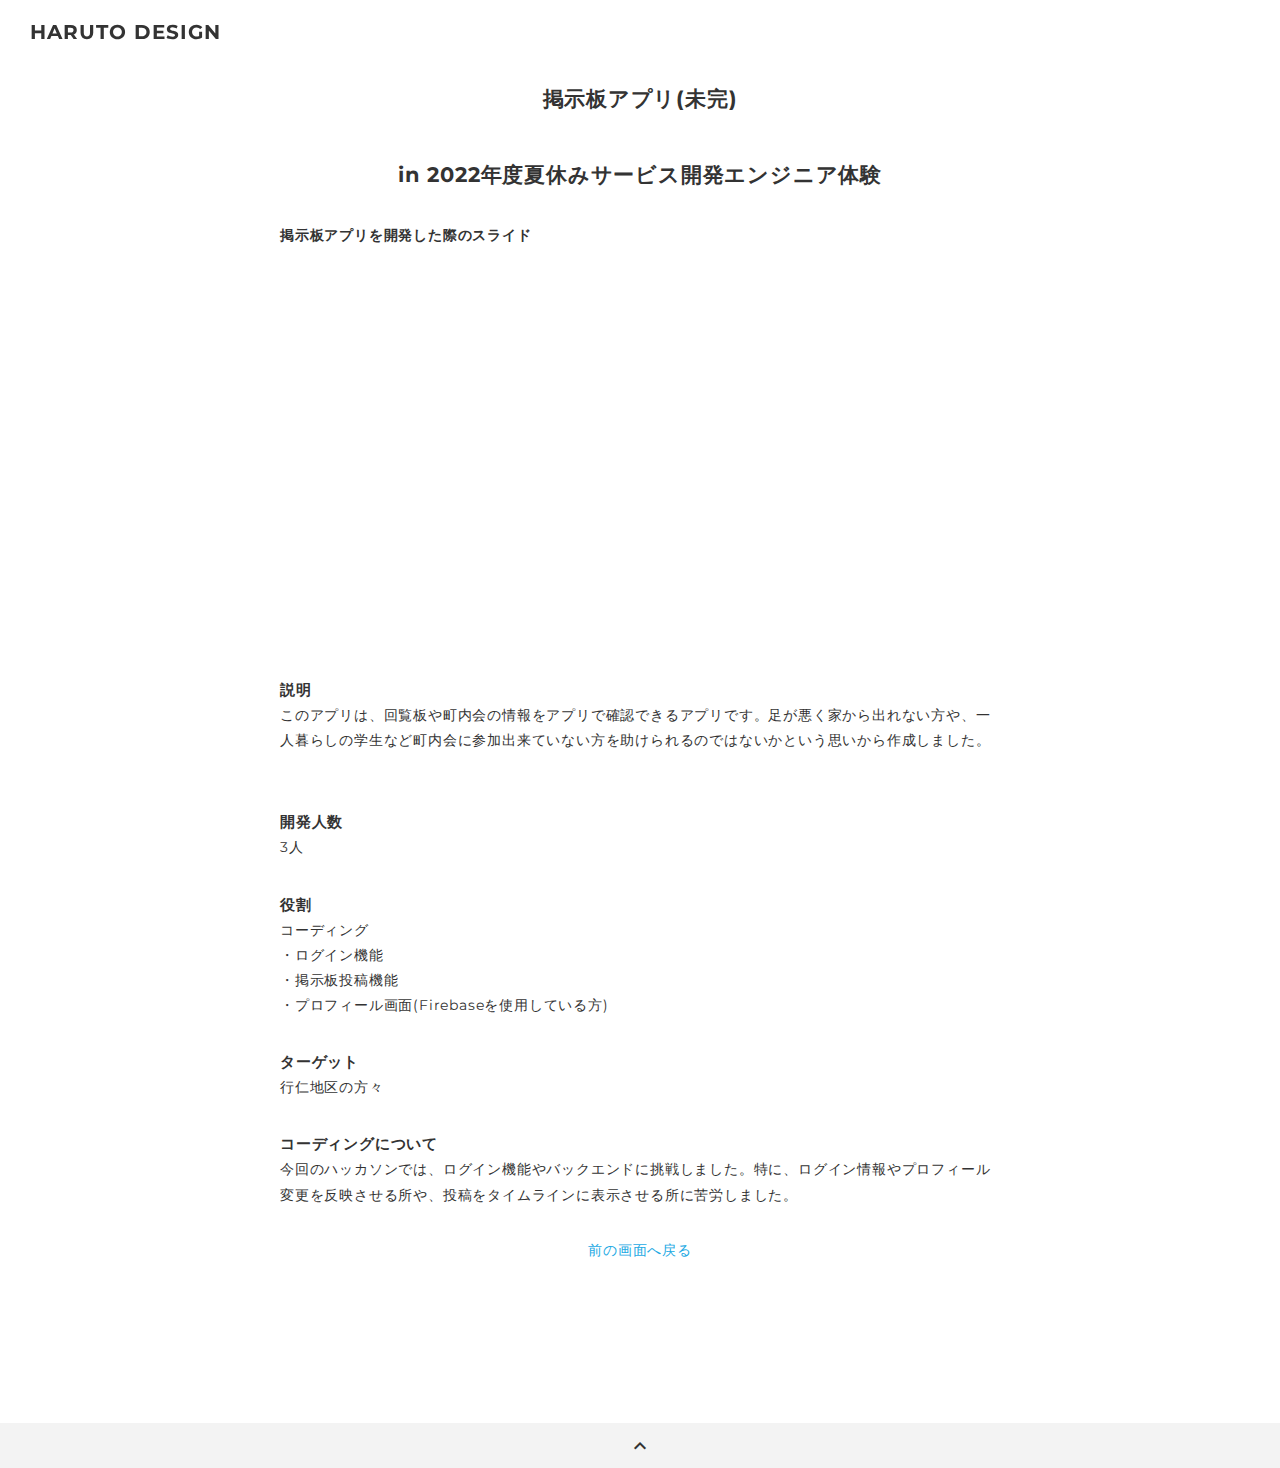
<file: haw.html>
<!DOCTYPE html>
<html>
<head>
  <meta charset="utf-8">
  <meta name="viewport" content="width=device-width,initial-scale=1.0,user-scalable=no">
  <meta property='og:type' content='website'>
  <meta property='og:title' content='mobile engineer HARUTO ポートフォリオ'>
  <meta property='og:url' content='URLが入る'>
  <meta property='og:description' content='HARUTOのポートフォリオサイトです。'>
  <meta property="og:image" content="img/ogp.png">
  <meta name="description" content="HARUTOのポートフォリオサイトです" />
  <title>HARUTO ポートフォリオ</title>
  <link rel="preconnect" href="https://fonts.gstatic.com">
  <link rel="preconnect" href="https://fonts.gstatic.com">
  <link href="https://fonts.googleapis.com/css2?family=Montserrat:wght@400;700&display=swap" rel="stylesheet">
  <link href="https://fonts.googleapis.com/css?family=Material+Icons+Outlined" rel="stylesheet">
  <link href="css/ress.css" media="all" rel="stylesheet" type="text/css" />
  <link href="css/style.css" media="all" rel="stylesheet" type="text/css" />
  <link rel="shortcut icon" href="img/favicon.ico" />
  <link rel=”canonical” href=”URLが入る” />
</head>

<body>
  <div class="wrapper">

    <!-- header -->
    <header class="header ">
      <div class="header-inner">
        <h1 class="header-logo">
          <a href=".">HARUTO DESIGN</a>
        </h1>
        <nav class="header-nav">
          
        </nav>
      </div>
    </header>
    <!-- /header -->

    <main class="content">

      <article class="article">
        <div class="article-inner">
          <h2 class="article-title">掲示板アプリ(未完)<br><br>in 2022年度夏休みサービス開発エンジニア体験<br></h2>
          <div class="article-body">
            <p></p>
           <h4>掲示板アプリを開発した際のスライド</h4>
<div class="g-slide">
<iframe src="https://docs.google.com/presentation/d/e/2PACX-1vTILNjlYo7l2kW_yUQ0nX5mdIKIZCD0lMroluEs6VitLBuojPIJ-EjbsW_RFe2N1PY67gsLqXf3dfYZ/embed?start=false&loop=false&delayms=3000" frameborder="0" width="640" height="389" allowfullscreen="true" mozallowfullscreen="true" webkitallowfullscreen="true"></iframe>            <p></p>
            <h3 class="article-info-title">説明</h3>
            <p>このアプリは、回覧板や町内会の情報をアプリで確認できるアプリです。足が悪く家から出れない方や、一人暮らしの学生など町内会に参加出来ていない方を助けられるのではないかという思いから作成しました。</p>
  　　　　　　<h3 class="article-info-title">開発人数</h3>
            <p>3人</p>
            <h3 class="article-info-title">役割</h3>
            <p>コーディング<br>・ログイン機能<br>・掲示板投稿機能<br>・プロフィール画面(Firebaseを使用している方)</p>
            <h3 class="article-info-title">ターゲット</h3>
            <p>行仁地区の方々</p>
            <h3 class="article-info-title">コーディングについて</h3>
            <p>
              今回のハッカソンでは、ログイン機能やバックエンドに挑戦しました。特に、ログイン情報やプロフィール変更を反映させる所や、投稿をタイムラインに表示させる所に苦労しました。
            </p>
          <div class="home-link">
            <a href="index.html">前の画面へ戻る</a>
          </div>
        </div>
      </article>

      <div class="page-top" id="js-page-top">
        <span class="material-icons-outlined">expand_less</span>
      </div>
    </main>

  </div>
  <script src="https://ajax.googleapis.com/ajax/libs/jquery/3.5.1/jquery.min.js"></script>
  <script type='text/javascript' src="js/script.js"></script>
</body>
</html>
</file>
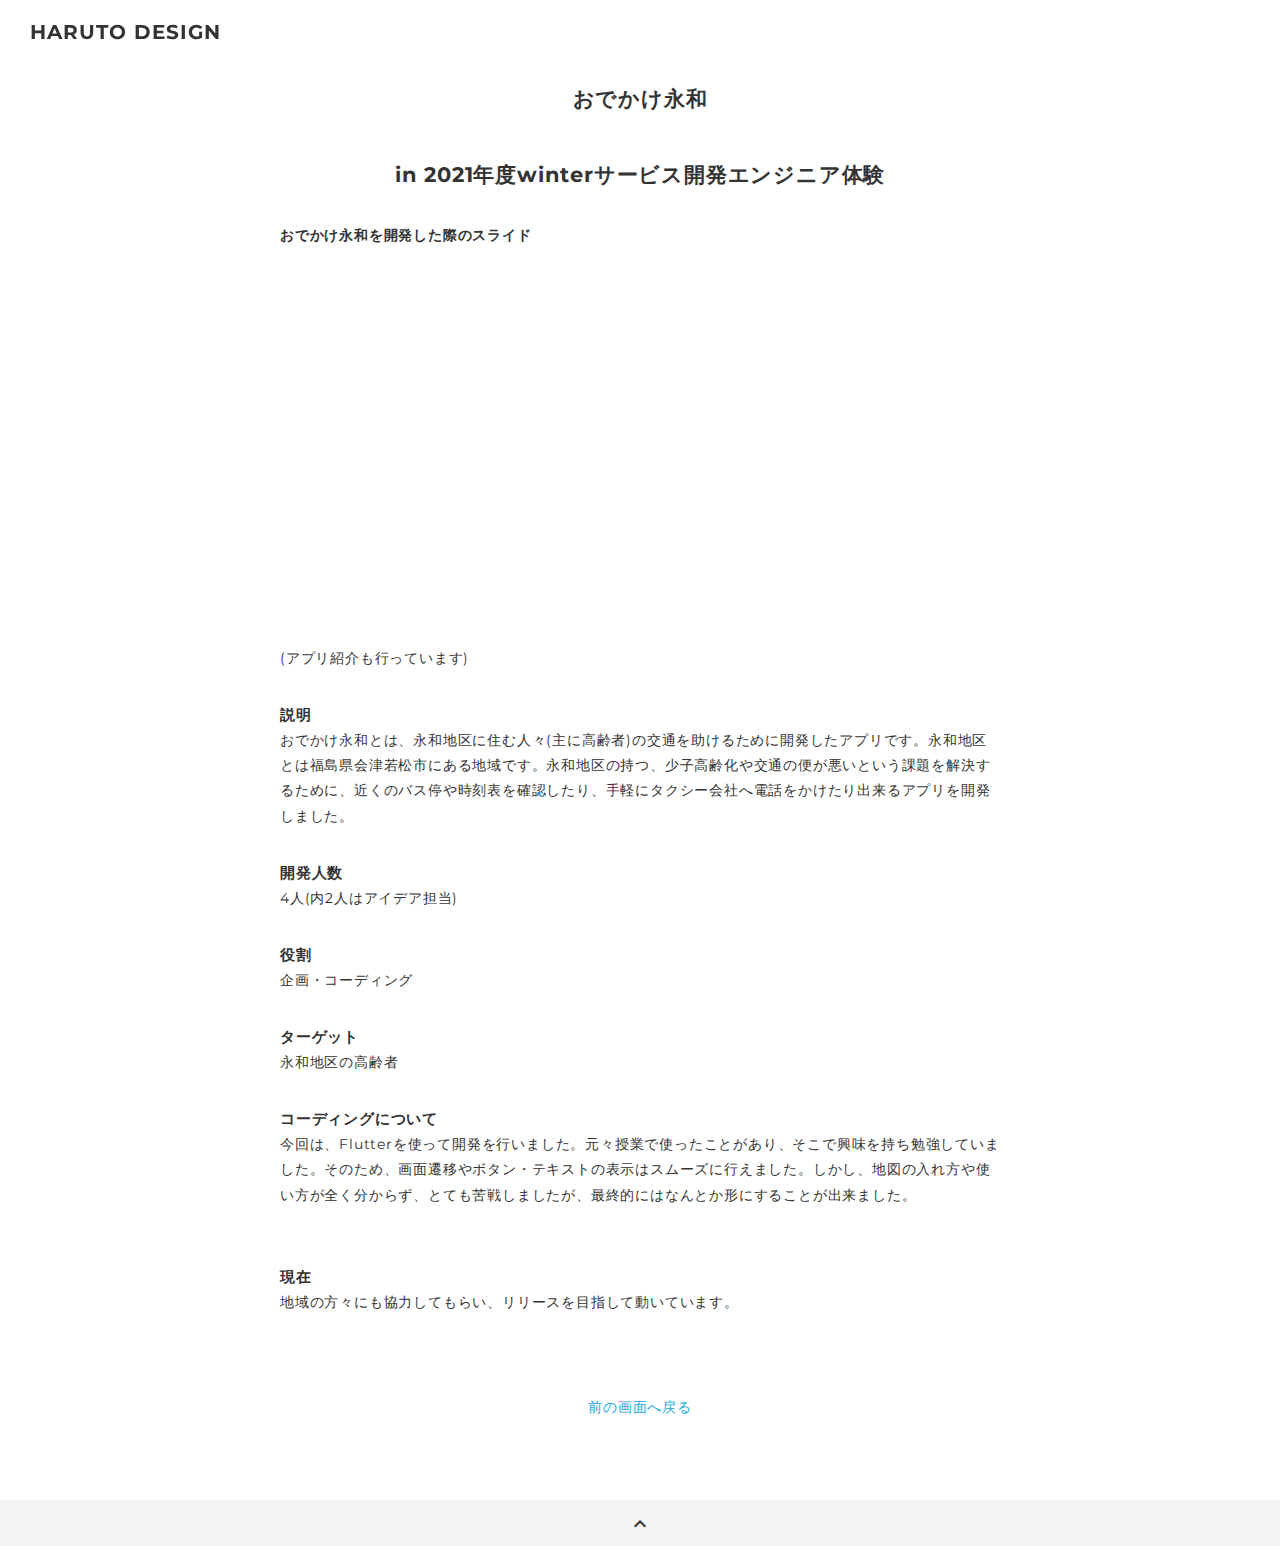
<file: odekeke.html>
<!DOCTYPE html>
<html>
<head>
  <meta charset="utf-8">
  <meta name="viewport" content="width=device-width,initial-scale=1.0,user-scalable=no">
  <meta property='og:type' content='website'>
  <meta property='og:title' content='mobile engineer HARUTO ポートフォリオ'>
  <meta property='og:url' content='URLが入る'>
  <meta property='og:description' content='HARUTOのポートフォリオサイトです。'>
  <meta property="og:image" content="img/ogp.png">
  <meta name="description" content="HARUTOのポートフォリオサイトです" />
  <title>HARUTO ポートフォリオ</title>
  <link rel="preconnect" href="https://fonts.gstatic.com">
  <link rel="preconnect" href="https://fonts.gstatic.com">
  <link href="https://fonts.googleapis.com/css2?family=Montserrat:wght@400;700&display=swap" rel="stylesheet">
  <link href="https://fonts.googleapis.com/css?family=Material+Icons+Outlined" rel="stylesheet">
  <link href="css/ress.css" media="all" rel="stylesheet" type="text/css" />
  <link href="css/style.css" media="all" rel="stylesheet" type="text/css" />
  <link rel="shortcut icon" href="img/favicon.ico" />
  <link rel=”canonical” href=”URLが入る” />
</head>

<body>
  <div class="wrapper">

    <!-- header -->
    <header class="header ">
      <div class="header-inner">
        <h1 class="header-logo">
          <a href=".">HARUTO DESIGN</a>
        </h1>
        <nav class="header-nav">
          
        </nav>
      </div>
    </header>
    <!-- /header -->

    <main class="content">

      <article class="article">
        <div class="article-inner">
          <h2 class="article-title">おでかけ永和<br><br>in 2021年度winterサービス開発エンジニア体験<br></h2>
          <div class="article-body">
            <p></p>
           <h4>おでかけ永和を開発した際のスライド</h4>
<div class="g-slide">
<iframe src="https://docs.google.com/presentation/d/e/2PACX-1vSR0MeHyeL4yIq7F-qmHyZvr5hH10P4yEr0qBzNCcGTpBCRqk2ClTiBXBkvV7xo0Yqz0KEo_I7SvQBW/embed?start=false&loop=false&delayms=5000" frameborder="0" width="640" height="389" allowfullscreen="true" mozallowfullscreen="true" webkitallowfullscreen="true"></iframe>
          </div>
            <p>(アプリ紹介も行っています)</p>
            <p></p>
            <h3 class="article-info-title">説明</h3>
            <p>おでかけ永和とは、永和地区に住む人々(主に高齢者)の交通を助けるために開発したアプリです。永和地区とは福島県会津若松市にある地域です。永和地区の持つ、少子高齢化や交通の便が悪いという課題を解決するために、近くのバス停や時刻表を確認したり、手軽にタクシー会社へ電話をかけたり出来るアプリを開発しました。</p>
            <h3 class="article-info-title">開発人数</h3>
            <p>4人(内2人はアイデア担当)</p>
            <h3 class="article-info-title">役割</h3>
            <p>企画・コーディング</p>
            <h3 class="article-info-title">ターゲット</h3>
            <p>永和地区の高齢者</p>
            <h3 class="article-info-title">コーディングについて</h3>
            <p>
              今回は、Flutterを使って開発を行いました。元々授業で使ったことがあり、そこで興味を持ち勉強していました。そのため、画面遷移やボタン・テキストの表示はスムーズに行えました。しかし、地図の入れ方や使い方が全く分からず、とても苦戦しましたが、最終的にはなんとか形にすることが出来ました。
            </p>
　　　　　　　<h3 class="article-info-title">現在</h3>
            <p>地域の方々にも協力してもらい、リリースを目指して動いています。</p>
          </div>
          <div class="home-link">
            <a href="index.html">前の画面へ戻る</a>
          </div>
        </div>
      </article>

      <div class="page-top" id="js-page-top">
        <span class="material-icons-outlined">expand_less</span>
      </div>
    </main>

  </div>
  <script src="https://ajax.googleapis.com/ajax/libs/jquery/3.5.1/jquery.min.js"></script>
  <script type='text/javascript' src="js/script.js"></script>
</body>
</html>
</file>
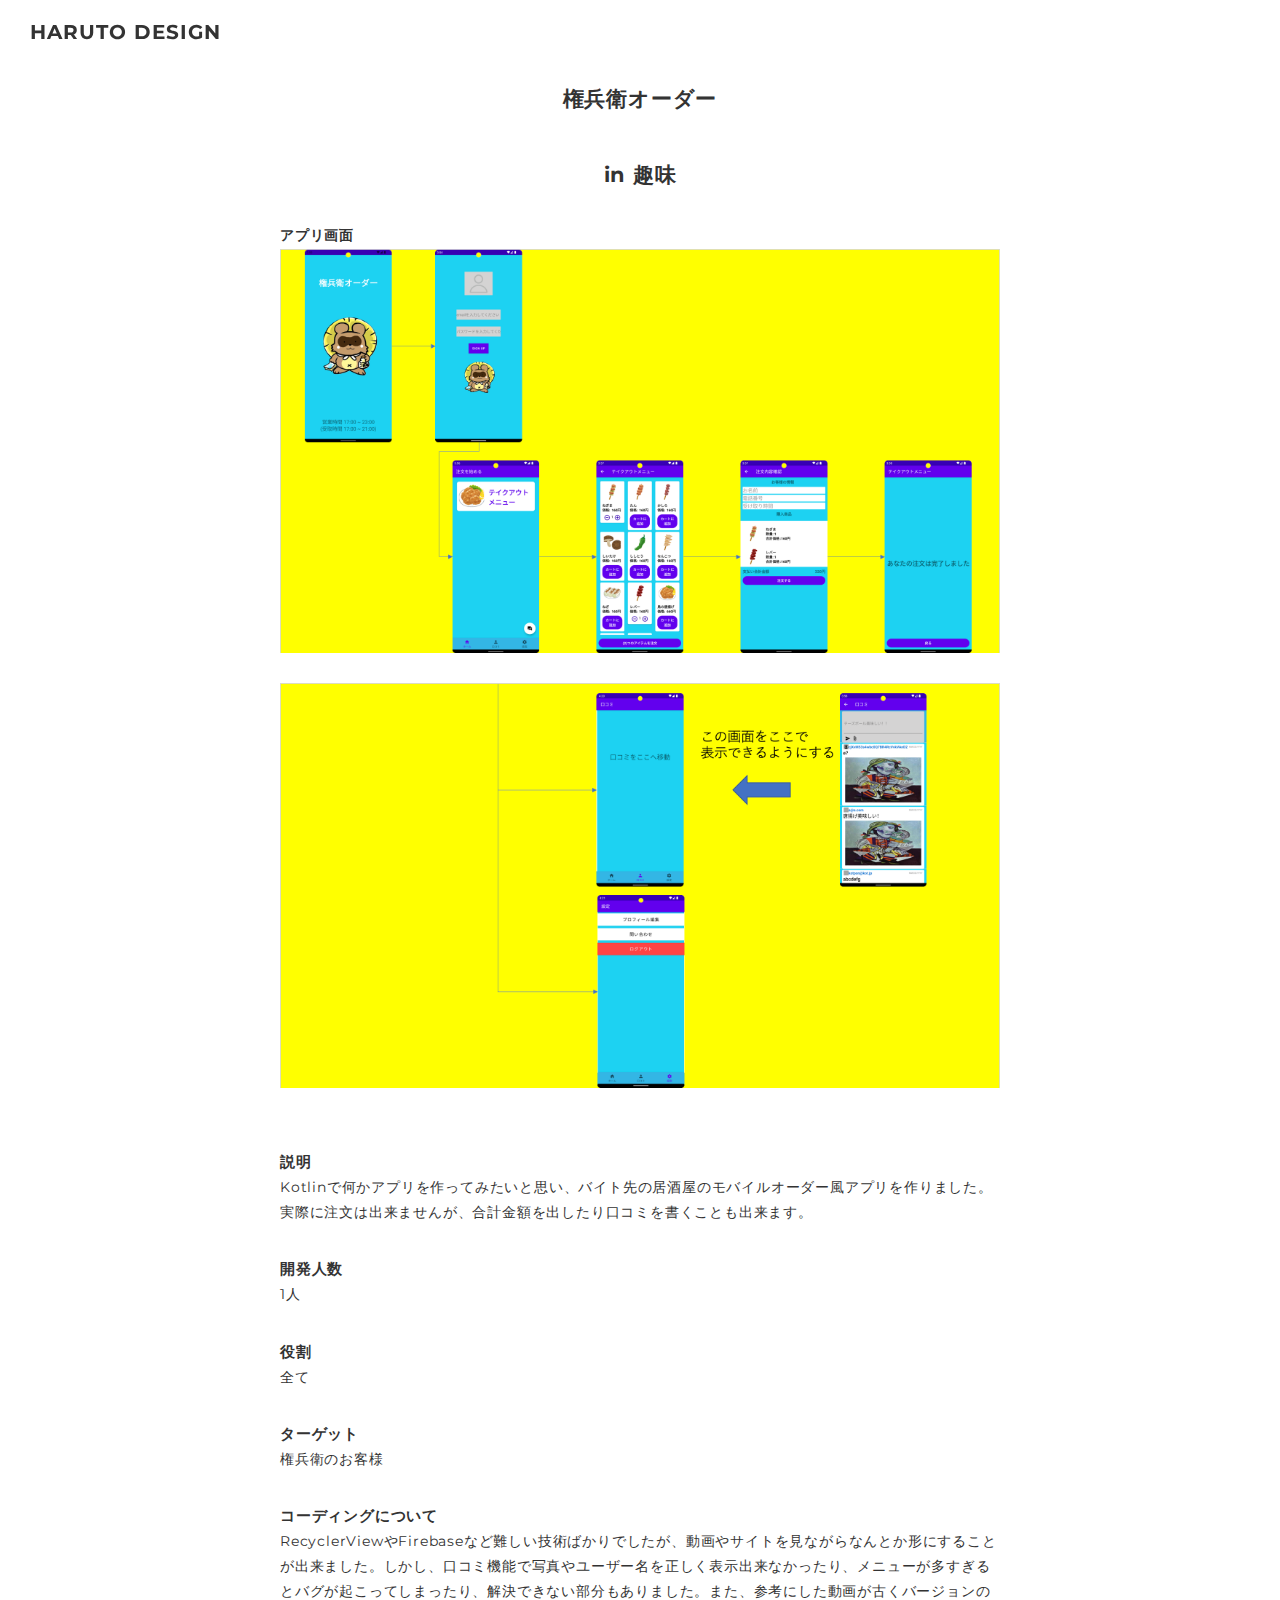
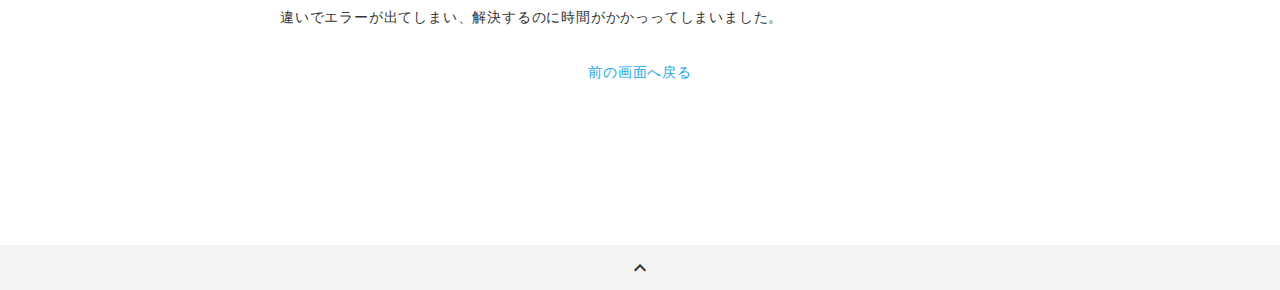
<file: order.html>
<!DOCTYPE html>
<html>
<head>
  <meta charset="utf-8">
  <meta name="viewport" content="width=device-width,initial-scale=1.0,user-scalable=no">
  <meta property='og:type' content='website'>
  <meta property='og:title' content='mobile engineer HARUTO ポートフォリオ'>
  <meta property='og:url' content='URLが入る'>
  <meta property='og:description' content='HARUTOのポートフォリオサイトです。'>
  <meta property="og:image" content="img/ogp.png">
  <meta name="description" content="HARUTOのポートフォリオサイトです" />
  <title>HARUTO ポートフォリオ</title>
  <link rel="preconnect" href="https://fonts.gstatic.com">
  <link rel="preconnect" href="https://fonts.gstatic.com">
  <link href="https://fonts.googleapis.com/css2?family=Montserrat:wght@400;700&display=swap" rel="stylesheet">
  <link href="https://fonts.googleapis.com/css?family=Material+Icons+Outlined" rel="stylesheet">
  <link href="css/ress.css" media="all" rel="stylesheet" type="text/css" />
  <link href="css/style.css" media="all" rel="stylesheet" type="text/css" />
  <link rel="shortcut icon" href="img/favicon.ico" />
  <link rel=”canonical” href=”URLが入る” />
</head>

<body>
  <div class="wrapper">

    <!-- header -->
    <header class="header ">
      <div class="header-inner">
        <h1 class="header-logo">
          <a href=".">HARUTO DESIGN</a>
        </h1>
        <nav class="header-nav">
          
        </nav>
      </div>
    </header>
    <!-- /header -->

    <main class="content">

      <article class="article">
        <div class="article-inner">
          <h2 class="article-title">権兵衛オーダー<br><br>in 趣味<br></h2>
          <div class="article-body">
            <p></p>
           <h4>アプリ画面</h4>
            <img src="img/画面遷移１.png" alt="" />
            <img src="img/画面遷移２.png" alt="" />
            <p></p>
            <h3 class="article-info-title">説明</h3>
            <p>Kotlinで何かアプリを作ってみたいと思い、バイト先の居酒屋のモバイルオーダー風アプリを作りました。実際に注文は出来ませんが、合計金額を出したり口コミを書くことも出来ます。</p>
            <h3 class="article-info-title">開発人数</h3>
            <p>1人</p>
            <h3 class="article-info-title">役割</h3>
            <p>全て</p>
            <h3 class="article-info-title">ターゲット</h3>
            <p>権兵衛のお客様</p>
            <h3 class="article-info-title">コーディングについて</h3>
            <p>
              RecyclerViewやFirebaseなど難しい技術ばかりでしたが、動画やサイトを見ながらなんとか形にすることが出来ました。しかし、口コミ機能で写真やユーザー名を正しく表示出来なかったり、メニューが多すぎるとバグが起こってしまったり、解決できない部分もありました。また、参考にした動画が古くバージョンの違いでエラーが出てしまい、解決するのに時間がかかっってしまいました。
            </p>
          <div class="home-link">
            <a href="index.html">前の画面へ戻る</a>
          </div>
        </div>
      </article>

      <div class="page-top" id="js-page-top">
        <span class="material-icons-outlined">expand_less</span>
      </div>
    </main>

  </div>
  <script src="https://ajax.googleapis.com/ajax/libs/jquery/3.5.1/jquery.min.js"></script>
  <script type='text/javascript' src="js/script.js"></script>
</body>
</html>
</file>
<file: css/ress.css>
/*!
 * ress.css • v3.0.1
 * MIT License
 * github.com/filipelinhares/ress
 */

/* # =================================================================
   # Global selectors
   # ================================================================= */

html {
  box-sizing: border-box;
  word-break: normal;
  -moz-tab-size: 4;
  tab-size: 4;

  -webkit-text-size-adjust: 100%; /* Prevent adjustments of font size after orientation changes in iOS */
}

*,
::before,
::after {
  box-sizing: inherit;
  background-repeat: no-repeat; /* Set `background-repeat: no-repeat` to all elements and pseudo elements */
}

::before,
::after {
  vertical-align: inherit;
  text-decoration: inherit; /* Inherit text-decoration and vertical align to ::before and ::after pseudo elements */
}

* {
  margin: 0;
  padding: 0; /* Reset `padding` and `margin` of all elements */
}

/* # =================================================================
   # General elements
   # ================================================================= */

hr {
  overflow: visible; /* Show the overflow in Edge and IE */
  height: 0; /* Add the correct box sizing in Firefox */
}

details,
main {
  display: block; /* Render the `main` element consistently in IE. */
}

summary {
  display: list-item; /* Add the correct display in all browsers */
}

small {
  font-size: 80%; /* Set font-size to 80% in `small` elements */
}

[hidden] {
  display: none; /* Add the correct display in IE */
}

abbr[title] {
  /* Add the correct text decoration in Chrome, Edge, IE, Opera, and Safari */
  text-decoration: underline;
  text-decoration: underline dotted;
  border-bottom: none; /* Remove the bottom border in Chrome 57 */
}

a {
  background-color: transparent; /* Remove the gray background on active links in IE 10 */
}

a:active,
a:hover {
  outline-width: 0; /* Remove the outline when hovering in all browsers */
}

code,
kbd,
pre,
samp {
  font-family: monospace, monospace; /* Specify the font family of code elements */
}

pre {
  font-size: 1em; /* Correct the odd `em` font sizing in all browsers */
}

b,
strong {
  font-weight: bolder; /* Add the correct font weight in Chrome, Edge, and Safari */
}

/* https://gist.github.com/unruthless/413930 */
sub,
sup {
  position: relative;
  font-size: 75%;
  line-height: 0;
  vertical-align: baseline;
}

sub {
  bottom: -.25em;
}

sup {
  top: -.5em;
}

/* # =================================================================
   # Forms
   # ================================================================= */

input {
  border-radius: 0;
}

/* Replace pointer cursor in disabled elements */
[disabled] {
  cursor: default;
}

[type="number"]::-webkit-inner-spin-button,
[type="number"]::-webkit-outer-spin-button {
  height: auto; /* Correct the cursor style of increment and decrement buttons in Chrome */
}

[type="search"] {
  outline-offset: -2px; /* Correct the outline style in Safari */

  -webkit-appearance: textfield; /* Correct the odd appearance in Chrome and Safari */
}

[type="search"]::-webkit-search-decoration {
  -webkit-appearance: none; /* Remove the inner padding in Chrome and Safari on macOS */
}

textarea {
  overflow: auto; /* Internet Explorer 11+ */
  resize: vertical; /* Specify textarea resizability */
}

button,
input,
optgroup,
select,
textarea {
  font: inherit; /* Specify font inheritance of form elements */
}

optgroup {
  font-weight: bold; /* Restore the font weight unset by the previous rule */
}

button {
  overflow: visible; /* Address `overflow` set to `hidden` in IE 8/9/10/11 */
}

button,
select {
  text-transform: none; /* Firefox 40+, Internet Explorer 11- */
}

/* Apply cursor pointer to button elements */
button,
[type="button"],
[type="reset"],
[type="submit"],
[role="button"] {
  cursor: pointer;
  color: inherit;
}

/* Remove inner padding and border in Firefox 4+ */
button::-moz-focus-inner,
[type="button"]::-moz-focus-inner,
[type="reset"]::-moz-focus-inner,
[type="submit"]::-moz-focus-inner {
  padding: 0;
  border-style: none;
}

/* Replace focus style removed in the border reset above */
button:-moz-focusring,
[type="button"]::-moz-focus-inner,
[type="reset"]::-moz-focus-inner,
[type="submit"]::-moz-focus-inner {
  outline: 1px dotted ButtonText;
}

button,
html [type="button"],
/* Prevent a WebKit bug where (2) destroys native `audio` and `video`controls in Android 4 */
[type="reset"],
[type="submit"] {
  -webkit-appearance: button; /* Correct the inability to style clickable types in iOS */
}

/* Remove the default button styling in all browsers */
button,
input,
select,
textarea {
  border-style: none;
  background-color: transparent;
}

/* Style select like a standard input */
select {
  -webkit-appearance: none; /* Chrome 41+ */
  -moz-appearance: none; /* Firefox 36+ */
}

select::-ms-expand {
  display: none; /* Internet Explorer 11+ */
}

select::-ms-value {
  color: currentColor; /* Internet Explorer 11+ */
}

legend {
  display: table; /* Correct the text wrapping in Edge and IE */
  max-width: 100%; /* Correct the text wrapping in Edge and IE */
  max-width: 100%; /* Correct the text wrapping in Edge 18- and IE */
  white-space: normal; /* Correct the text wrapping in Edge and IE */
  color: inherit; /* Correct the color inheritance from `fieldset` elements in IE */
  border: 0; /* Correct `color` not being inherited in IE 8/9/10/11 */
}

::-webkit-file-upload-button {
  font: inherit; /* Change font properties to `inherit` in Chrome and Safari */
  color: inherit;
  /* Correct the inability to style clickable types in iOS and Safari */

  -webkit-appearance: button;
}

/* # =================================================================
   # Specify media element style
   # ================================================================= */

img {
  border-style: none; /* Remove border when inside `a` element in IE 8/9/10 */
}

/* Add the correct vertical alignment in Chrome, Firefox, and Opera */
progress {
  vertical-align: baseline;
}

/* # =================================================================
   # Accessibility
   # ================================================================= */

/* Hide content from screens but not screenreaders */
@media screen {
  [hidden~="screen"] {
    display: inherit;
  }
  [hidden~="screen"]:not(:active):not(:focus):not(:target) {
    position: absolute !important;
    clip: rect(0 0 0 0) !important;
  }
}

/* Specify the progress cursor of updating elements */
[aria-busy="true"] {
  cursor: progress;
}

/* Specify the pointer cursor of trigger elements */
[aria-controls] {
  cursor: pointer;
}

/* Specify the unstyled cursor of disabled, not-editable, or otherwise inoperable elements */
[aria-disabled] {
  cursor: default;
}
</file>
<file: css/style.css>
body {
  font-family: "Montserrat","Helvetica Neue",Arial,"Hiragino Kaku Gothic ProN","Hiragino Sans",Meiryo,sans-serif;
  font-size: 14px;
  line-height: 1.8;
  letter-spacing: .8px;
  color: #333;
}

a {
  transition: opacity .3s;
  text-decoration: none;
  color: #1ca9e3;
}

img {
  max-width: 100%;
  height: auto;
  vertical-align: bottom;
  border-style: none;
}

ul,
li {
  list-style: none;
}

.pc-only {
  display: block;
}

.sp-only {
  display: none;
}

/*--------------------------------
 レイアウト
---------------------------------*/
.section {
  padding: 80px 0;
}

.inner {
  max-width: 1340px;
  margin: 0 auto;
  padding: 0 40px;
}

/*--------------------------------
 見出し
---------------------------------*/
.title {
  font-size: 34px;
  font-weight: normal;
  font-weight: bold;
  line-height: 1;
  margin-bottom: 40px;
  letter-spacing: .05em;
  color: #333;
}

.lead {
  margin-bottom: 30px;
}

/*--------------------------------
ヘッダー
---------------------------------*/
.header {
  position: fixed;
  top: 0;
  z-index: 1;
  width: 100%;
}

.header-inner {
  display: flex;
  align-items: center;
  justify-content: space-between;
  padding: 20px 30px;
}

.header-logo {
  font-size: 20px;
  font-weight: bold;
  line-height: 1.2;
  margin-right: 20px;
  letter-spacing: .05em;
}

.header-logo a {
  color: #333;
}

.header-nav-list {
  display: flex;
  justify-content: space-between;
}

.header-nav-item:not(:last-child) {
  margin-right: 20px;
}

.header-nav-item a {
  font-size: 13px;
  font-weight: bold;
  padding: 5px 0;
  letter-spacing: .05em;
  color: #333;
}

.header-nav-item a:hover {
  opacity: .8;
}

/*--------------------------------
 スプリットスクリーン
---------------------------------*/
.split {
  display: flex;
  align-items: center;
  flex-wrap: wrap;
  justify-content: space-between;
}

.split-body {
  width: 50%;
  padding-right: 3%;
  padding-left: 10%;
}

.split-img {
  width: 50%;
  height: 95vh;
  background-image: url(../img/サスケ.jpg);
  background-repeat: no-repeat;
  background-position: center center;
  background-size: cover;
}

.split-title {
  font-size: 42px;
  font-weight: bold;
  line-height: 1.2;
  margin-bottom: 20px;
  letter-spacing: .05em;
}

/*--------------------------------
 Apps
---------------------------------*/
.apps-list {
  display: flex;
  flex-wrap: wrap;
  margin-bottom: -40px;
}

.apps-item {
  width: 22.746030%;
  margin-right: 1.58730%;
  margin-bottom: 40px;
  color: #333;
}

.apps-item:hover {
  opacity: .9;
}

.apps-item:nth-of-type(4n) {
  margin-right: 0;
}

.apps-img img {
  border: 1px solid #e6e6e6;
}

.apps-name {
  font-size: 12px;
  font-weight: bold;
  margin-top: 8px;
}

.apps-info {
  font-size: 10px;
}

/*--------------------------------
 Skill
---------------------------------*/
.skill-list {
  display: flex;
  flex-wrap: wrap;
  justify-content: space-between;
  margin-bottom: -50px;
}

.skill-item {
  display: flex;
  align-items: flex-start;
  justify-content: space-between;
  width: 48%;
  margin-bottom: 50px;
}

.skill-img {
  width: 60px;
  height: auto;
  margin-right: 20px;
}

.skill-body {
  flex: 1;
}

.skill-name {
  margin-bottom: 3px;
}

/*--------------------------------
 Contact
---------------------------------*/
.contact-item:not(:last-child) {
  margin-right: 10px;
}

.contact-text {
  margin-top: 10px;
}
/*--------------------------------
 ページトップ
---------------------------------*/
.page-top {
  font-weight: bold;
  padding: 10px;
  cursor: pointer;
  text-align: center;
  background-color: #f3f3f3;
}

.page-top .material-icons-outlined {
  vertical-align: bottom;
}

/*--------------------------------
 フッター
---------------------------------*/
.footer {
  padding: 30px;
  background-color: #333;
}

.copyright {
  font-size: 10px;
  text-align: center;
  color: #797979;
}
/*--------------------------------
 下層：Appsページ
---------------------------------*/
.article {
  padding: 80px 0;
}

.article-inner {
  max-width: 1040px;
  margin: 0 auto;
  padding: 0 20px;
}

.article-title {
  margin-bottom: 20px;
  text-align: center;
}

.article-img {
  margin-bottom: 20px;
}

.article-body {
  max-width: 720px;
  margin: 0 auto;
  margin-bottom: 80px;
}

.article-info-title {
  font-size: 15px;
}

.article-body img {
  margin-bottom: 30px;
}

.article-body p {
  margin-bottom: 30px;
}

.home-link {
  text-align: center;
}

/*media Queries 767
----------------------------------------------------*/
@media screen and (max-width: 767px) {
  body {
    font-size: 13px;
    line-height: 1.7;
  }

  .pc-only {
    display: none;
  }

  .sp-only {
    display: block;
  }

  /* 見出し */
  .title {
    font-size: 26px;
    margin-bottom: 20px;
  }

  /* レイアウト */
  .section {
    padding: 60px 0;
  }

  .inner {
    padding: 0 20px;
  }

  /* ヘッダー */
  .header-inner {
    padding: 20px;
  }

  .header-logo {
    font-size: 16px;
  }

  .header-nav-item:not(:last-child) {
    margin-right: 10px;
  }

  .header-nav-item a {
    font-size: 11px;
  }

  /* スプリットスクリーン */
  .split {
    flex-direction: column-reverse;
  }

  .split-body {
    width: 100%;
    padding-right: 3%;
    padding-left: 8%;
  }

  .split-img {
    width: 100%;
    height: 67vh;
    margin-bottom: 20px;
    background-image: url(../img/sp_サスケ.jpg);
  }

  .split-title {
    font-size: 32px;
  }

  /* Apps */
  .apps-name {
    font-size: 10px;
  }

  .apps-list {
    justify-content: space-between;
  }

  .apps-item {
    flex: 0 0 48%;
    margin-right: 0;
    margin-bottom: 30px;
  }

  /* Skill */
  .skill-list {
    display: block;
    margin-bottom: 0;
  }

  .skill-item {
    width: 100%;
    margin-bottom: 35px;
  }

  .skill-item:last-child {
    margin-bottom: 0;
  }

  /* フッター */
  .footer {
    padding: 20px;
  }
}
</file>
